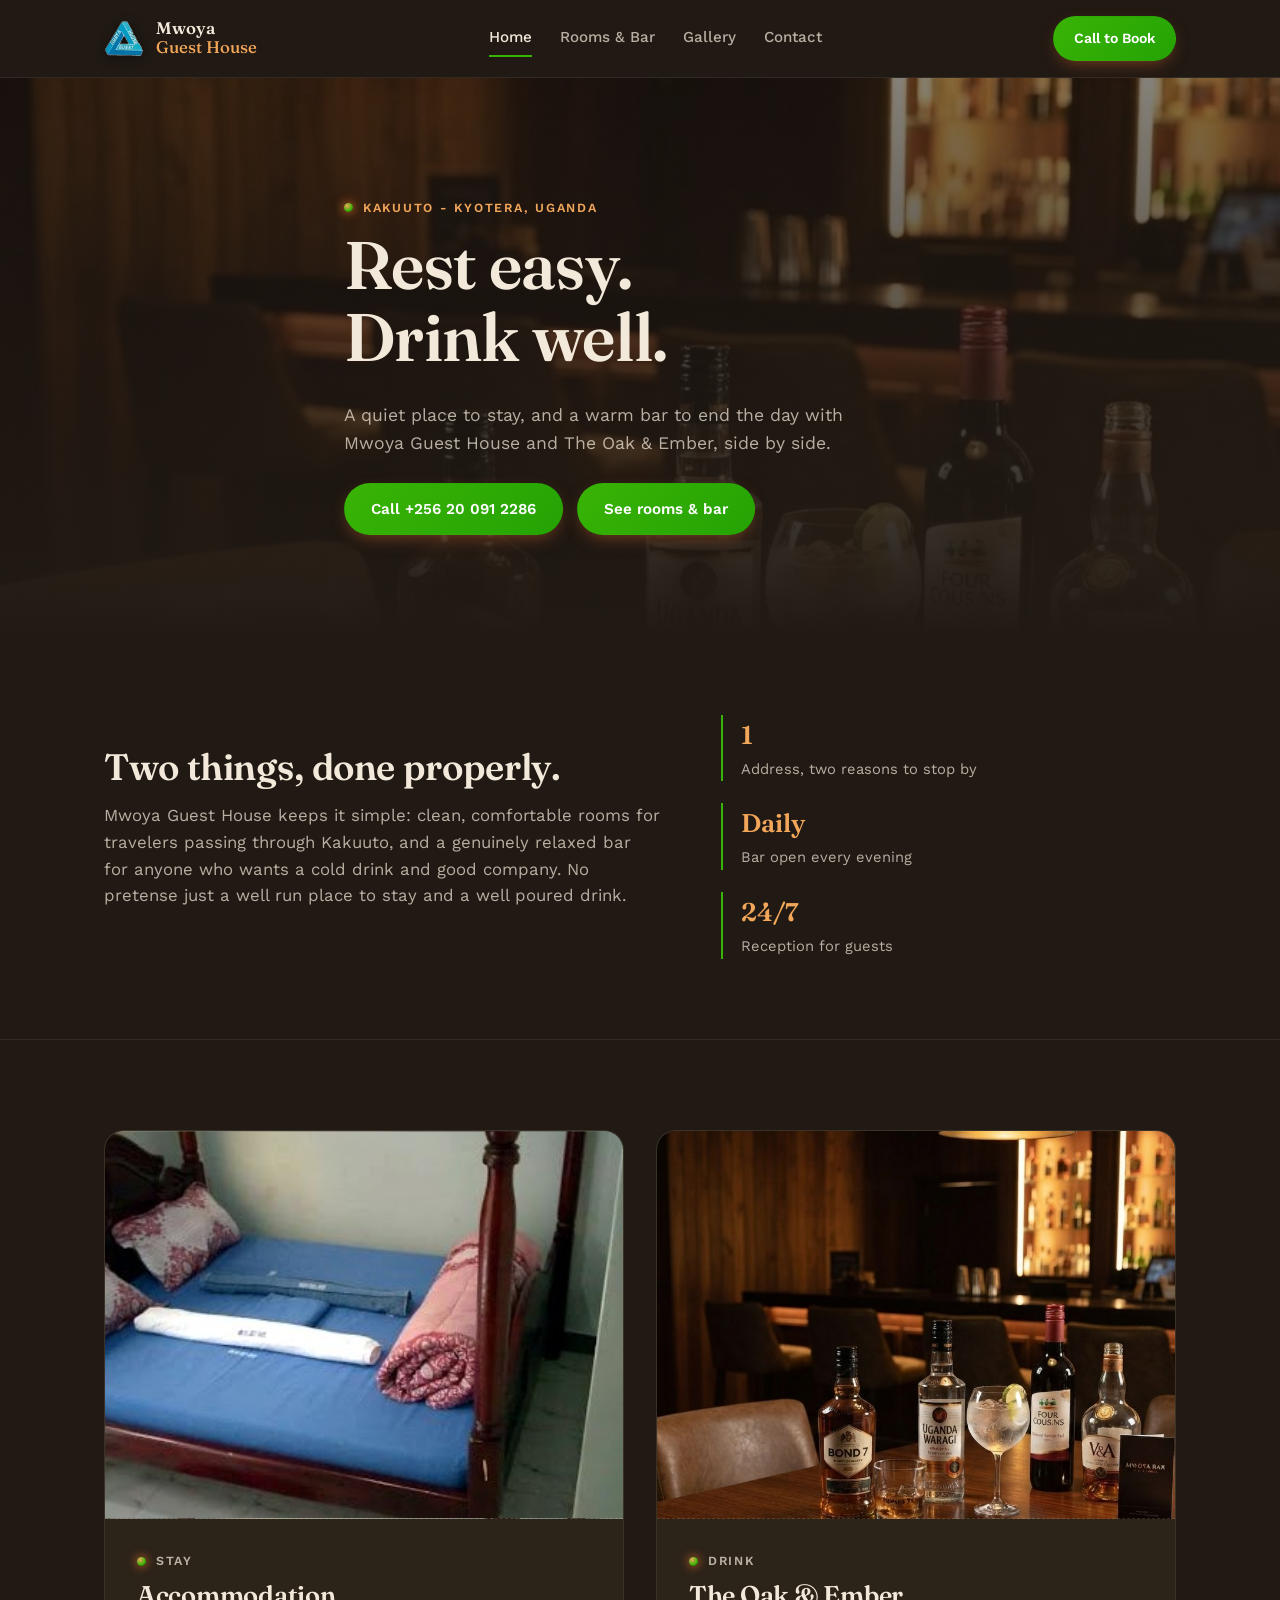
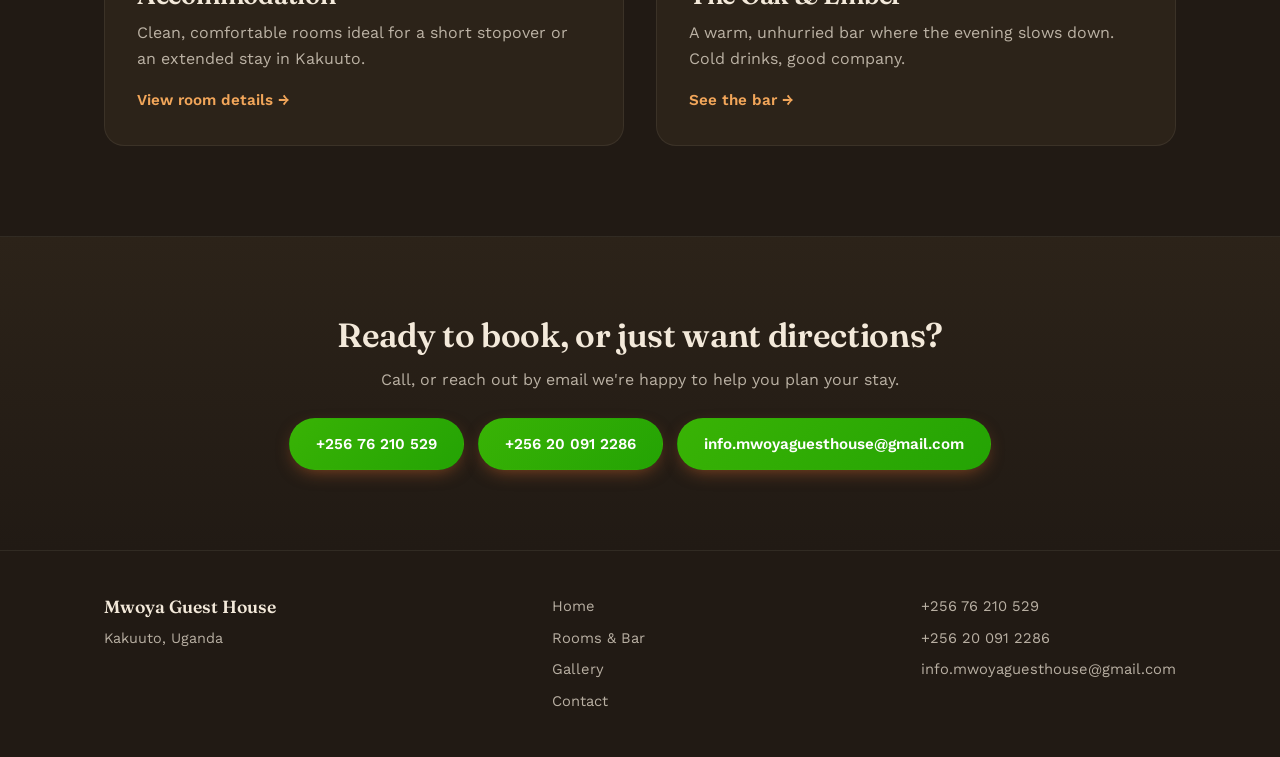
<file: index.html>
<!DOCTYPE html>
<html lang="en">
<head>
<meta charset="UTF-8">
<meta name="viewport" content="width=device-width, initial-scale=1.0">
<title>Mwoya Guest House &amp; The Oak &amp; Ember Bar Kakuuto, Uganda</title>
<meta name="description" content="Comfortable rooms and a warm bar experience in Kakuuto, Uganda. Book a room or stop by The Oak & Ember bar.">
<link rel="preconnect" href="https://fonts.googleapis.com">
<link rel="preconnect" href="https://fonts.gstatic.com" crossorigin>
<link href="https://fonts.googleapis.com/css2?family=Fraunces:opsz,wght@9..144,400;9..144,500;9..144,600;9..144,700&family=Work+Sans:wght@400;500;600&display=swap" rel="stylesheet">
<link rel="icon" href="images/favicon.png" type="image/png">
<link rel="stylesheet" href="style.css">
</head>
<body>

<header class="site-header">
  <div class="wrap header-inner">
    <a class="brand" href="index.html">
      <span class="brand-mark"><img src="images/logo.png" alt="Mwoya Guest House logo"></span>
      <span class="brand-text">Mwoya<br><em>Guest House</em></span>
    </a>
    <nav class="main-nav" aria-label="Primary">
      <a href="index.html" class="active">Home</a>
      <a href="services.html">Rooms &amp; Bar</a>
      <a href="gallery.html">Gallery</a>
      <a href="contact.html">Contact</a>
    </nav>
    <a class="btn btn-ember nav-cta" href="tel:+256200912286">Call to Book</a>
  </div>
</header>

<main>
  <!-- HERO -->
  <section class="hero">
    <div class="hero-media" id="hero-photo" style="background-image:url('images/bar.jpg'); background-size:cover; background-position:center;">
    </div>
    <div class="wrap hero-content">
      <p class="eyebrow">Kakuuto - Kyotera, Uganda</p>
      <h1>Rest easy.<br>Drink well.</h1>
      <p class="hero-sub">A quiet place to stay, and a warm bar to end the day with  Mwoya Guest House and The Oak &amp; Ember, side by side.</p>
      <div class="hero-actions">
        <a class="btn btn-ember" href="tel: +256200912286">Call +256 20 091 2286</a>
        <a class="btn btn-ember" href="services.html">See rooms &amp; bar</a>
      </div>
    </div>
  </section>

  <!-- INTRO STRIP -->
  <section class="intro">
    <div class="wrap intro-grid">
      <div class="intro-copy">
        <h2>Two things, done properly.</h2>
        <p>Mwoya Guest House keeps it simple: clean, comfortable rooms for travelers passing through Kakuuto, and a genuinely relaxed bar for anyone who wants a cold drink and good company. No pretense just a well run place to stay and a well poured drink.</p>
      </div>
      <div class="intro-stats">
        <div class="stat">
          <span class="stat-num">1</span>
          <span class="stat-label">Address, two reasons to stop by</span>
        </div>
        <div class="stat">
          <span class="stat-num">Daily</span>
          <span class="stat-label">Bar open every evening</span>
        </div>
        <div class="stat">
          <span class="stat-num">24/7</span>
          <span class="stat-label">Reception for guests</span>
        </div>
      </div>
    </div>
  </section>

  <!-- TWO PILLARS -->
  <section class="pillars">
    <div class="wrap pillars-grid">
      <article class="pillar-card">
        <div class="pillar-media" id="room-photo" style="background-image:url('images/room-bed-1.jpg'); background-size:cover; background-position:center;">
        </div>
        <div class="pillar-body">
          <p class="eyebrow">Stay</p>
          <h3>Accommodation</h3>
          <p>Clean, comfortable rooms  ideal for a short stopover or an extended stay in Kakuuto.</p>
          <a class="text-link" href="services.html#rooms">View room details →</a>
        </div>
      </article>
      <article class="pillar-card">
        <div class="pillar-media" id="bar-photo" style="background-image:url('images/bar.jpg'); background-size:cover; background-position:center;">
        </div>
        <div class="pillar-body">
          <p class="eyebrow">Drink</p>
          <h3>The Oak &amp; Ember</h3>
          <p>A warm, unhurried bar where the evening slows down. Cold drinks, good company.</p>
          <a class="text-link" href="services.html#bar">See the bar →</a>
        </div>
      </article>
    </div>
  </section>

  <!-- CONTACT CTA -->
  <section class="cta-band">
    <div class="wrap cta-inner">
      <h2>Ready to book, or just want directions?</h2>
      <p>Call, or reach out by email  we're happy to help you plan your stay.</p>
      <div class="hero-actions">
        <a class="btn btn-ember" href="+25676210529">+256 76 210 529</a>
        <a class="btn btn-ember" href="tel:+256200912286">+256 20 091 2286</a>
        <a class="btn btn-ember" href="mailto:info.mwoyaguesthouse@gmail.com">info.mwoyaguesthouse@gmail.com</a>
      </div>
    </div>
  </section>
</main>

<footer class="site-footer">
  <div class="wrap footer-inner">
    <div>
      <span class="brand-text small">Mwoya Guest House</span>
      <p>Kakuuto, Uganda</p>
    </div>
    <div class="footer-links">
      <a href="index.html">Home</a>
      <a href="services.html">Rooms &amp; Bar</a>
      <a href="gallery.html">Gallery</a>
      <a href="contact.html">Contact</a>
    </div>
    <div class="footer-contact">
      <a href="+25676210529">+256 76 210 529</a>
      <a href="tel:+256200912286">+256 20 091 2286</a>
      <a href="mailto:info.mwoyaguesthouse@gmail.com">info.mwoyaguesthouse@gmail.com</a>
    </div>
  </div>
</footer>

</body>
</html>
</file>
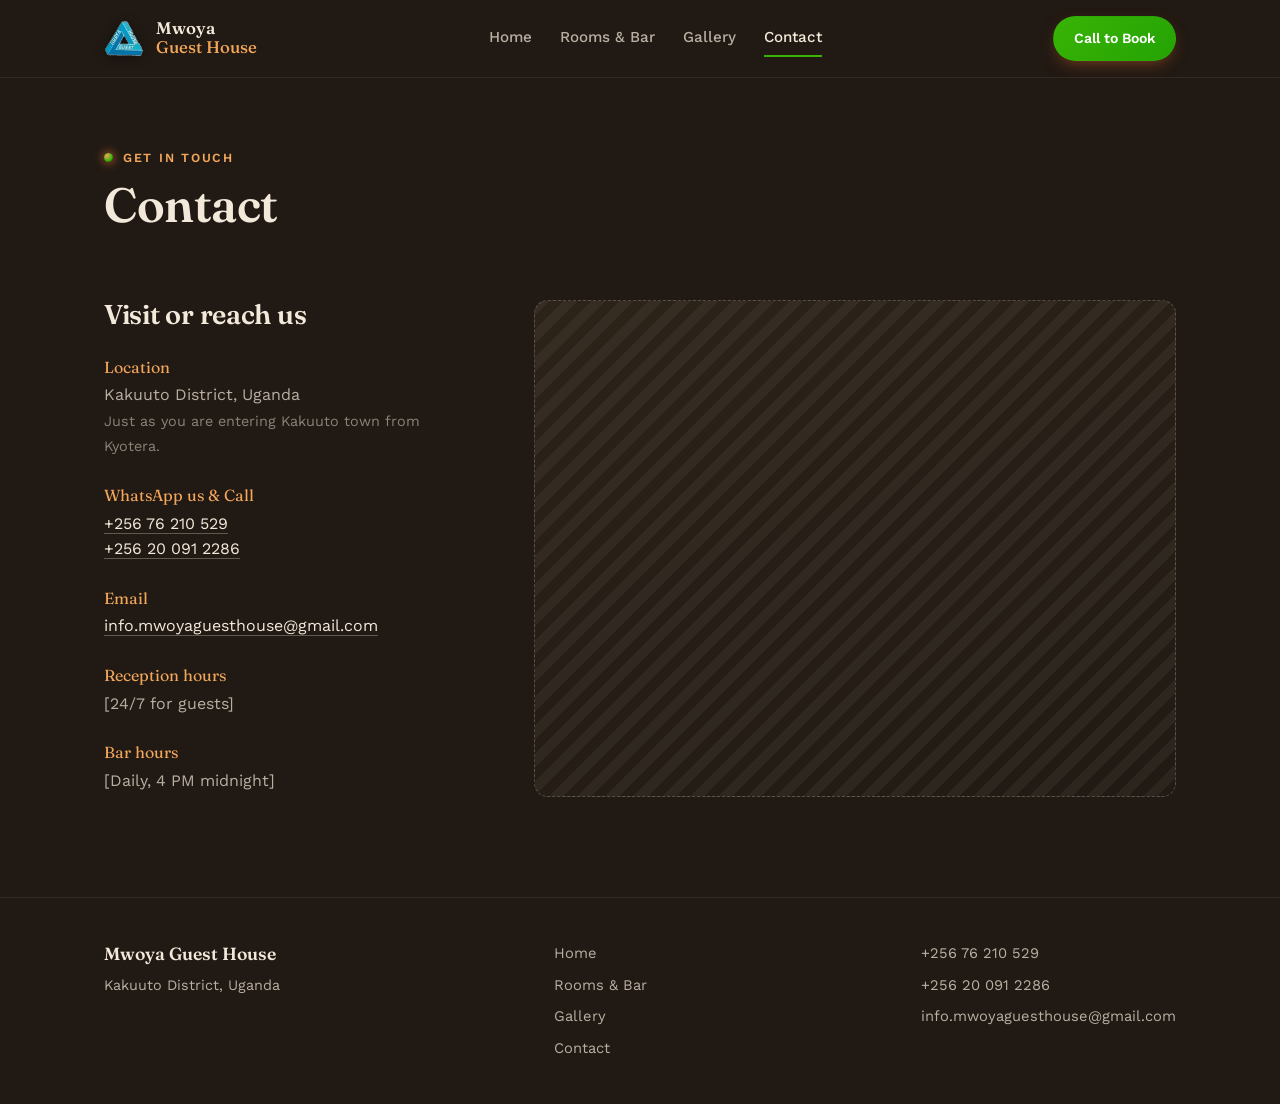
<file: contact.html>
<!DOCTYPE html>
<html lang="en">
<head>
<meta charset="UTF-8">
<meta name="viewport" content="width=device-width, initial-scale=1.0">
<title>Contact; Mwoya Guest House</title>
<meta name="description" content="Contact Mwoya Guest House and The Oak & Ember bar, Kakuuto, Uganda.">
<link rel="preconnect" href="https://fonts.googleapis.com">
<link rel="preconnect" href="https://fonts.gstatic.com" crossorigin>
<link href="https://fonts.googleapis.com/css2?family=Fraunces:opsz,wght@9..144,400;9..144,500;9..144,600;9..144,700&family=Work+Sans:wght@400;500;600&display=swap" rel="stylesheet">
<link rel="icon" href="images/favicon.png" type="image/png">
<link rel="stylesheet" href="style.css">
</head>
<body>

<header class="site-header">
  <div class="wrap header-inner">
    <a class="brand" href="index.html">
      <span class="brand-mark"><img src="images/logo.png" alt="Mwoya Guest House logo"></span>
      <span class="brand-text">Mwoya<br><em>Guest House</em></span>
    </a>
    <nav class="main-nav" aria-label="Primary">
      <a href="index.html">Home</a>
      <a href="services.html">Rooms &amp; Bar</a>
      <a href="gallery.html">Gallery</a>
      <a href="contact.html" class="active">Contact</a>
    </nav>
    <a class="btn btn-ember nav-cta" href="tel:+256200912286">Call to Book</a>
  </div>
</header>

<main>
  <section class="page-header">
    <div class="wrap">
      <p class="eyebrow">Get in touch</p>
      <h1>Contact</h1>
    </div>
  </section>

  <section class="contact-section">
    <div class="wrap contact-grid">
      <div class="contact-info">
        <h2>Visit or reach us</h2>
        <dl class="contact-list">
          <div>
            <dt>Location</dt>
            <dd>Kakuuto District, Uganda<br><span class="muted"> Just as you are entering Kakuuto town from Kyotera. </span></dd>
          </div>
          <div>
            <dt>WhatsApp us &amp; Call</dt>
            <dd><a href="+25676210529"> +256 76 210 529</a></dd>
            <dd><a href="tel:+256200912286">+256 20 091 2286</a></dd>
          </div>
          <div>
            <dt>Email</dt>
            <dd><a href="mailto:info.mwoyaguesthouse@gmail.com">info.mwoyaguesthouse@gmail.com</a></dd>
          </div>
          <div>
            <dt>Reception hours</dt>
            <dd>[24/7 for guests]</dd>
          </div>
          <div>
            <dt>Bar hours</dt>
            <dd>[Daily, 4 PM  midnight]</dd>
          </div>
        </dl>
      </div>
      <div class="contact-map" id="map-placeholder">
        <span class="placeholder-label"><iframe src="https://www.google.com/maps/embed?pb=!1m18!1m12!1m3!1d3989.358522065277!2d31.498077000000006!3d-0.8698591!2m3!1f0!2f0!3f0!3m2!1i1024!2i768!4f13.1!3m3!1m2!1s0x19d9e5a0cd84a4fd%3A0x86dfa4c99ffb35ef!2sMwoya%20Guest%20House%20(BAR%20and%20ACCOMODATION)!5e0!3m2!1sen!2sug!4v1783586946894!5m2!1sen!2sug" width="600" height="450" style="border:0;" allowfullscreen="" loading="lazy" referrerpolicy="strict-origin-when-cross-origin"></iframe></span>
      </div>
    </div>
  </section>
</main>

<footer class="site-footer">
  <div class="wrap footer-inner">
    <div>
      <span class="brand-text small">Mwoya Guest House</span>
      <p>Kakuuto District, Uganda</p>
    </div>
    <div class="footer-links">
      <a href="index.html">Home</a>
      <a href="services.html">Rooms &amp; Bar</a>
      <a href="gallery.html">Gallery</a>
      <a href="contact.html">Contact</a>
    </div>
    <div class="footer-contact">
      <a href="+25676210529">+256 76 210 529</a>
      <a href="tel:+256200912286">+256 20 091 2286</a>
      <a href="mailto:info.mwoyaguesthouse@gmail.com">info.mwoyaguesthouse@gmail.com</a>
    </div>
  </div>
</footer>

</body>
</html>
</file>
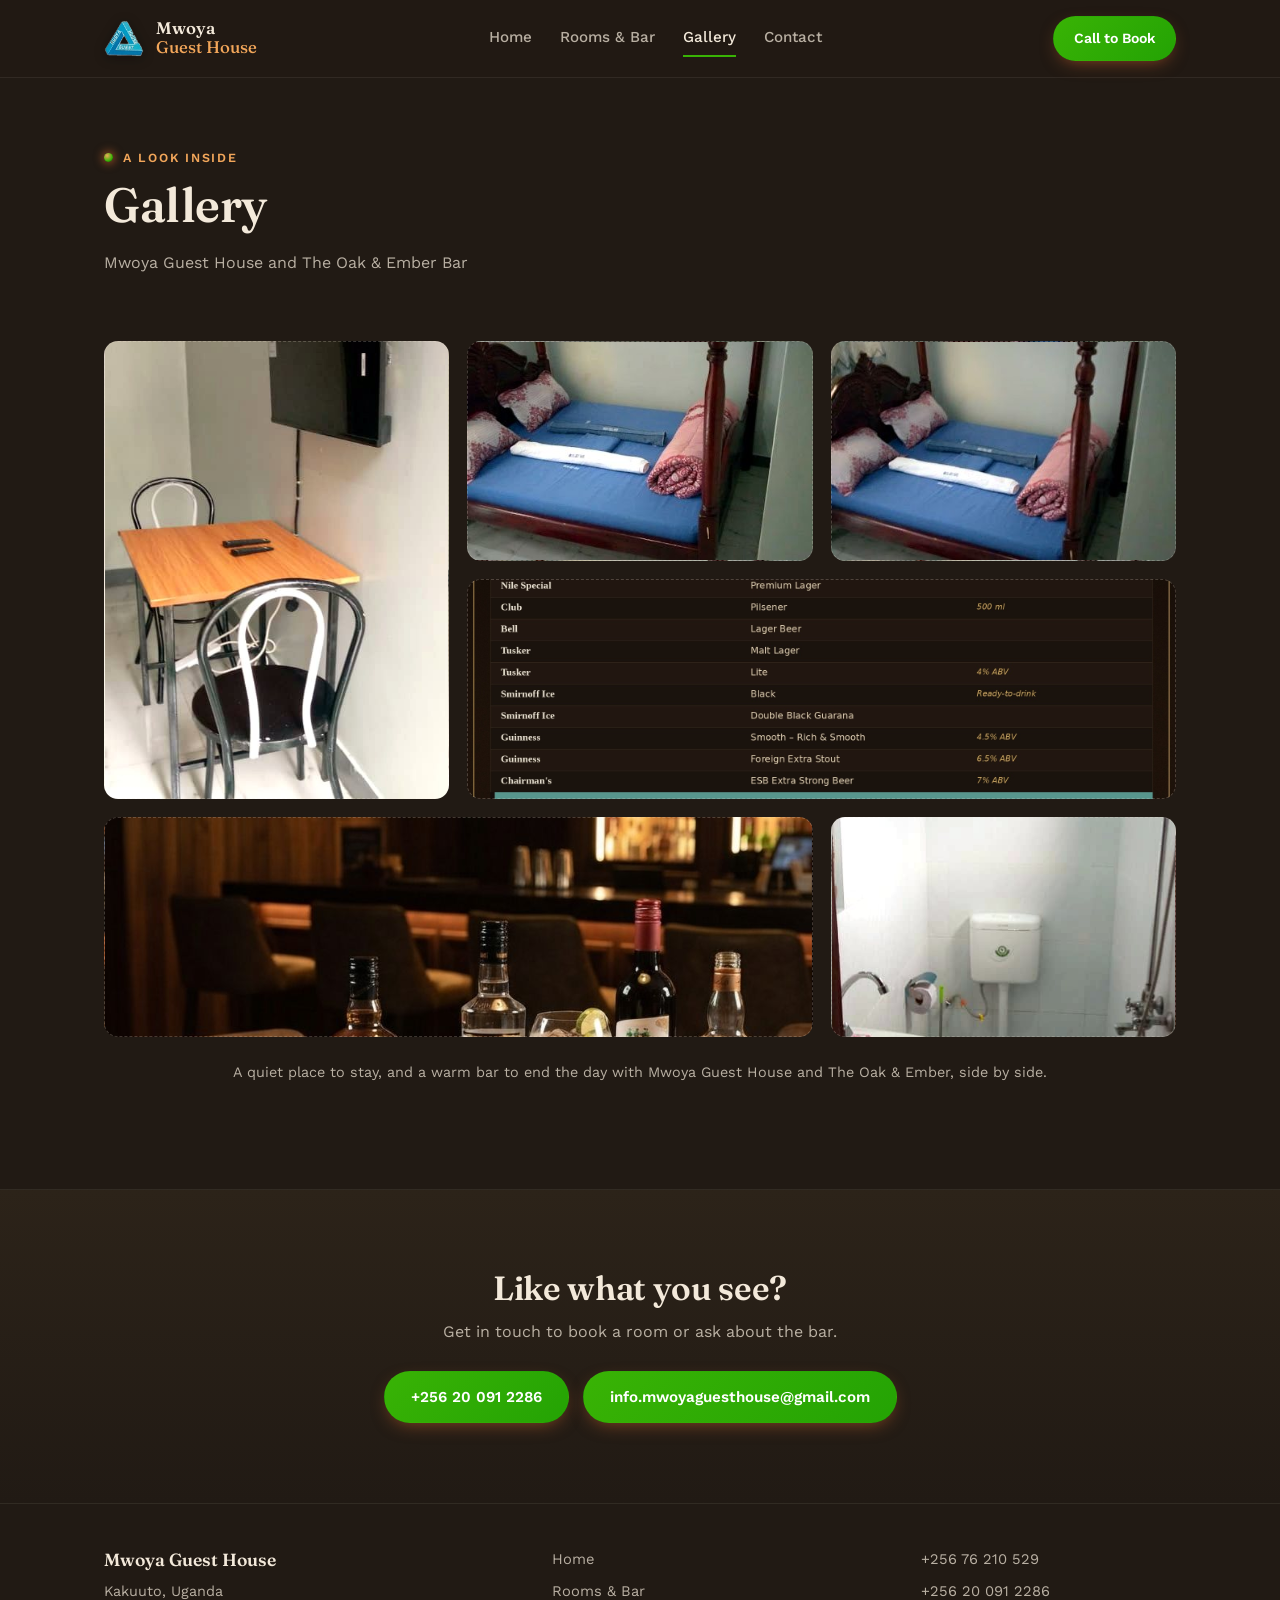
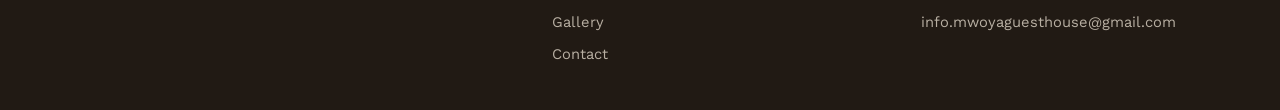
<file: gallery.html>
<!DOCTYPE html>
<html lang="en">
<head>
<meta charset="UTF-8">
<meta name="viewport" content="width=device-width, initial-scale=1.0">
<title>Gallery; Mwoya Guest House</title>
<meta name="description" content="Photos of Mwoya Guest House and The Oak & Ember bar, Kakuuto, Uganda.">
<link rel="preconnect" href="https://fonts.googleapis.com">
<link rel="preconnect" href="https://fonts.gstatic.com" crossorigin>
<link href="https://fonts.googleapis.com/css2?family=Fraunces:opsz,wght@9..144,400;9..144,500;9..144,600;9..144,700&family=Work+Sans:wght@400;500;600&display=swap" rel="stylesheet">
<link rel="icon" href="images/favicon.png" type="image/png">
<link rel="stylesheet" href="style.css">
</head>
<body>

<header class="site-header">
  <div class="wrap header-inner">
    <a class="brand" href="index.html">
      <span class="brand-mark"><img src="images/logo.png" alt="Mwoya Guest House logo"></span>
      <span class="brand-text">Mwoya<br><em>Guest House</em></span>
    </a>
    <nav class="main-nav" aria-label="Primary">
      <a href="index.html">Home</a>
      <a href="services.html">Rooms &amp; Bar</a>
      <a href="gallery.html" class="active">Gallery</a>
      <a href="contact.html">Contact</a>
    </nav>
    <a class="btn btn-ember nav-cta" href="tel:+256200912286">Call to Book</a>
  </div>
</header>

<main>
  <section class="page-header">
    <div class="wrap">
      <p class="eyebrow">A look inside</p>
      <h1>Gallery</h1>
      <p class="page-header-sub">Mwoya Guest House and The Oak &amp; Ember Bar</p>
    </div>
  </section>

  <section class="gallery-section">
    <div class="wrap gallery-grid">
      <div class="gallery-item gallery-item-tall" id="g1" style="background-image:url('images/room-tv-area.jpg'); background-size:cover; background-position:center;"></div>
      <div class="gallery-item" id="g2" style="background-image:url('images/room-bed-1.jpg'); background-size:cover; background-position:center;"></div>
      <div class="gallery-item" id="g3" style="background-image:url('images/room-bed-2.jpg'); background-size:cover; background-position:center;"></div>
      <div class="gallery-item gallery-item-wide" id="g5" style="background-image:url('images/menu.jpg'); background-size:cover; background-position:center;"></div>
      <div class="gallery-item gallery-item-wide" id="g5"style="background-image:url('images/bar.jpg'); background-size:cover; background-position:center;"></div>
      <div class="gallery-item" id="g6"style="background-image:url('images/bathroom.jpg'); background-size:cover; background-position:center;"></div>
    </div>
    <p class="gallery-note">A quiet place to stay, and a warm bar to end the day with  Mwoya Guest House and The Oak &amp; Ember, side by side.</p>
  </section>

  <section class="cta-band">
    <div class="wrap cta-inner">
      <h2>Like what you see?</h2>
      <p>Get in touch to book a room or ask about the bar.</p>
      <div class="hero-actions">
        <a class="btn btn-ember" href="tel:+256200912286">+256 20 091 2286</a>
        <a class="btn btn-ember" href="mailto:info.mwoyaguesthouse@gmail.com">info.mwoyaguesthouse@gmail.com</a>
      </div>
    </div>
  </section>
</main>

<footer class="site-footer">
  <div class="wrap footer-inner">
    <div>
      <span class="brand-text small">Mwoya Guest House</span>
      <p>Kakuuto, Uganda</p>
    </div>
    <div class="footer-links">
      <a href="index.html">Home</a>
      <a href="services.html">Rooms &amp; Bar</a>
      <a href="gallery.html">Gallery</a>
      <a href="contact.html">Contact</a>
    </div>
    <div class="footer-contact">
      <a href="+25676210529">+256 76 210 529</a>
      <a href="tel:+256200912286">+256 20 091 2286</a>
      <a href="mailto:info.mwoyaguesthouse@gmail.com">info.mwoyaguesthouse@gmail.com</a>
    </div>
  </div>
</footer>

</body>
</html>
</file>
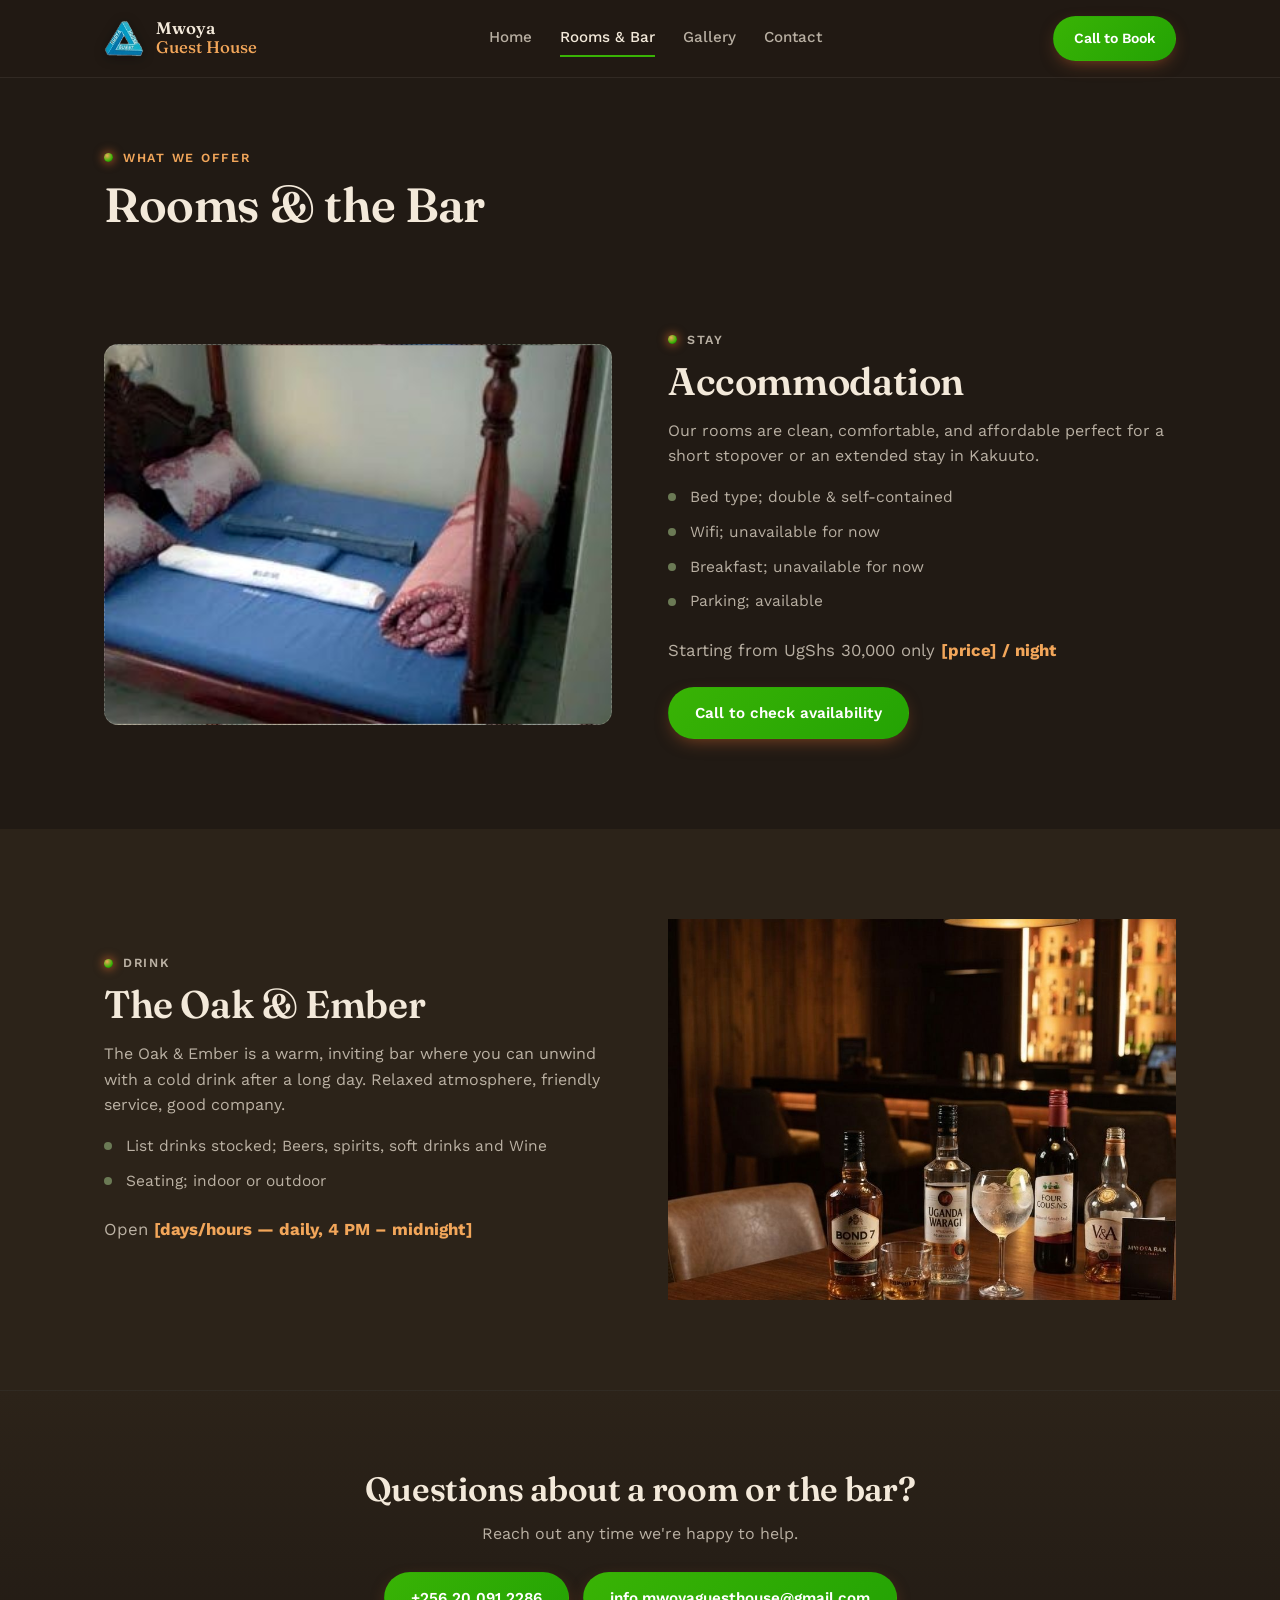
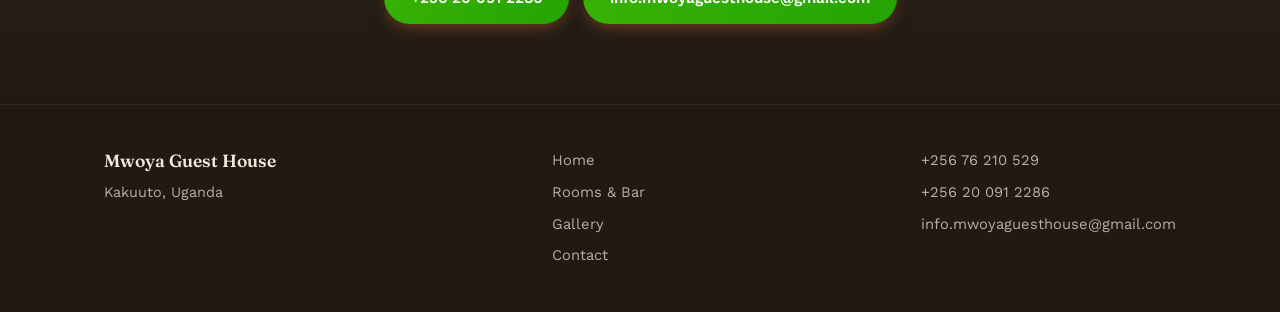
<file: services.html>
<!DOCTYPE html>
<html lang="en">
<head>
<meta charset="UTF-8">
<meta name="viewport" content="width=device-width, initial-scale=1.0">
<title>Rooms &amp; Bar Mwoya Guest House</title>
<meta name="description" content="Room details and bar menu at Mwoya Guest House and The Oak & Ember, Kakuuto, Uganda.">
<link rel="preconnect" href="https://fonts.googleapis.com">
<link rel="preconnect" href="https://fonts.gstatic.com" crossorigin>
<link href="https://fonts.googleapis.com/css2?family=Fraunces:opsz,wght@9..144,400;9..144,500;9..144,600;9..144,700&family=Work+Sans:wght@400;500;600&display=swap" rel="stylesheet">
<link rel="icon" href="images/favicon.png" type="image/png">
<link rel="stylesheet" href="style.css">
</head>
<body>

<header class="site-header">
  <div class="wrap header-inner">
    <a class="brand" href="index.html">
      <span class="brand-mark"><img src="images/logo.png" alt="Mwoya Guest House logo"></span>
      <span class="brand-text">Mwoya<br><em>Guest House</em></span>
    </a>
    <nav class="main-nav" aria-label="Primary">
      <a href="index.html">Home</a>
      <a href="services.html" class="active">Rooms &amp; Bar</a>
      <a href="gallery.html">Gallery</a>
      <a href="contact.html">Contact</a>
    </nav>
    <a class="btn btn-ember nav-cta" href="tel:+256200912286">Call to Book</a>
  </div>
</header>

<main>
  <section class="page-header">
    <div class="wrap">
      <p class="eyebrow">What we offer</p>
      <h1>Rooms &amp; the Bar</h1>
    </div>
  </section>

  <!-- ROOMS -->
  <section class="detail-section" id="rooms">
    <div class="wrap detail-grid">
      <div class="detail-media" id="room-photo-2" style="background-image:url('images/room-bed-2.jpg'); background-size:cover; background-position:center;">
      </div>
      <div class="detail-copy">
        <p class="eyebrow">Stay</p>
        <h2>Accommodation</h2>
        <p>Our rooms are clean, comfortable, and affordable perfect for a short stopover or an extended stay in Kakuuto.</p>
        <ul class="feature-list">
          <li>Bed type; double & self-contained</li>
          <li>Wifi; unavailable for now </li>
          <li>Breakfast; unavailable for now </li>
          <li>Parking;  available</li>
        </ul>
        <p class="price-line">Starting from UgShs 30,000 only <strong>[price] / night</strong></p>
        <a class="btn btn-ember" href="tel:+256200912286">Call to check availability</a>
      </div>
    </div>
  </section>

  <!-- BAR -->
  <section class="detail-section detail-section-alt" id="bar">
    <div class="wrap detail-grid detail-grid-reverse">
      <div class="detail-copy">
        <p class="eyebrow">Drink</p>
        <h2>The Oak &amp; Ember</h2>
        <p>The Oak &amp; Ember is a warm, inviting bar where you can unwind with a cold drink after a long day. Relaxed atmosphere, friendly service, good company.</p>
        <ul class="feature-list">
          <li>List drinks stocked;  Beers, spirits, soft drinks and Wine</li>
          <li>Seating; indoor or outdoor</li>
        </ul>
        <p class="price-line">Open <strong>[days/hours — daily, 4 PM – midnight]</strong></p>
      </div>
      <div class="detail-media detail-media-ember">
        <div class="detail-media" id="menu.jpg" style="background-image:url('images/bar.jpg'); background-size:cover; background-position:center;">
      </div>
    </div>
  </section>

  <section class="cta-band">
    <div class="wrap cta-inner">
      <h2>Questions about a room or the bar?</h2>
      <p>Reach out any time  we're happy to help.</p>
      <div class="hero-actions">
        <a class="btn btn-ember" href="tel:+256200912286">+256 20 091 2286</a>
        <a class="btn btn-ember" href="mailto:info.mwoyaguesthouse@gmail.com">info.mwoyaguesthouse@gmail.com</a>
      </div>
    </div>
  </section>
</main>

<footer class="site-footer">
  <div class="wrap footer-inner">
    <div>
      <span class="brand-text small">Mwoya Guest House</span>
      <p>Kakuuto, Uganda</p>
    </div>
    <div class="footer-links">
      <a href="index.html">Home</a>
      <a href="services.html">Rooms &amp; Bar</a>
      <a href="gallery.html">Gallery</a>
      <a href="contact.html">Contact</a>
    </div>
    <div class="footer-contact">
      <a href="+25676210529">+256 76 210 529</a>
      <a href="tel:+256200912286">+256 20 091 2286</a>
      <a href="mailto:info.mwoyaguesthouse@gmail.com">info.mwoyaguesthouse@gmail.com</a>
    </div>
  </div>
</footer>

</body>
</html>
</file>
<file: style.css>
/* ============================================================
   MWOYA GUEST HOUSE — design tokens
   Palette:
     --oak-900  #211A14  deep oak bark (background)
     --oak-800  #2C2319  panel background
     --oak-700  #4A3A29  wood mid-tone (borders/rules)
     --ember    #E36F30  ember glow accent
     --ember-2  #F2A65A  ember highlight (gradient end)
     --moss     #6B7A55  Ugandan hillside green (secondary accent)
     --cream    #F3E9DA  primary text on dark
     --cream-70 rgba(243,233,218,.7) muted text
   Type:
     Display: 'Fraunces' (warm, literary serif — carries the "guest house" warmth)
     Body/UI: 'Work Sans' (clean, humanist, legible at small sizes)
   Signature element:
     The "ember" glow — a small radial-gradient dot that appears beside
     eyebrows and section markers, echoing "The Oak & Ember" name directly.
   ============================================================ */

:root{
  --oak-900:#211A14;
  --oak-800:#2C2319;
  --oak-700:#4A3A29;
  --ember:#39b305;
  --ember-2:#F2A65A;
  --moss:#6B7A55;
  --cream:#F3E9DA;
  --cream-70:rgba(243,233,218,.72);
  --radius:14px;
}

*,*::before,*::after{box-sizing:border-box;}
html{scroll-behavior:smooth;}
body{
  margin:0;
  background:var(--oak-900);
  color:var(--cream);
  font-family:'Work Sans', sans-serif;
  font-size:16px;
  line-height:1.6;
  -webkit-font-smoothing:antialiased;
}
h1,h2,h3{
  font-family:'Fraunces', serif;
  font-weight:600;
  line-height:1.08;
  margin:0 0 .4em;
  letter-spacing:-0.01em;
}
p{margin:0 0 1em;}
a{color:inherit;}
img{max-width:100%;display:block;}
.wrap{max-width:1120px;margin:0 auto;padding:0 24px;}

/* reduced motion */
@media (prefers-reduced-motion: reduce){
  *{animation:none !important; transition:none !important;}
}

/* ---------- eyebrow / ember signature ---------- */
.eyebrow{
  display:flex;
  align-items:center;
  gap:10px;
  font-family:'Work Sans', sans-serif;
  font-size:.78rem;
  letter-spacing:.14em;
  text-transform:uppercase;
  color:var(--ember-2);
  margin:0 0 .9em;
  font-weight:600;
}
.eyebrow::before{
  content:"";
  width:9px;height:9px;border-radius:50%;
  background:radial-gradient(circle at 35% 30%, var(--ember-2), var(--ember) 60%, transparent 100%);
  box-shadow:0 0 8px 2px rgba(227,111,48,.55);
  flex-shrink:0;
}

/* ---------- buttons ---------- */
.btn{
  display:inline-flex;
  align-items:center;
  gap:8px;
  padding:13px 26px;
  border-radius:999px;
  font-family:'Work Sans', sans-serif;
  font-weight:600;
  font-size:.95rem;
  text-decoration:none;
  transition:transform .15s ease, box-shadow .15s ease, background .15s ease;
  border:1px solid transparent;
}
.btn:focus-visible{outline:2px solid var(--ember-2); outline-offset:3px;}
.btn-ember{
  background:linear-gradient(135deg, var(--ember), #24a304);
  color:#fff;
  box-shadow:0 6px 18px -6px rgba(227,111,48,.55);
}
.btn-ember:hover{transform:translateY(-1px); box-shadow:0 10px 22px -6px rgba(227,111,48,.7);}
.btn-ghost{
  background:transparent;
  border-color:rgba(243,233,218,.35);
  color:var(--cream);
}
.btn-ghost:hover{border-color:var(--cream); background:rgba(243,233,218,.06);}
.text-link{
  color:var(--ember-2);
  text-decoration:none;
  font-weight:600;
  font-size:.95rem;
  border-bottom:1px solid transparent;
}
.text-link:hover{border-bottom-color:var(--ember-2);}

/* ---------- header ---------- */
.site-header{
  position:sticky; top:0; z-index:50;
  background:rgba(33,26,20,.88);
  backdrop-filter:blur(8px);
  border-bottom:1px solid rgba(243,233,218,.08);
}
.header-inner{
  display:flex; align-items:center; justify-content:space-between;
  padding:16px 24px;
  gap:20px;
}
.brand{display:flex; align-items:center; gap:12px; text-decoration:none; color:var(--cream);}
.brand-mark{
  width:40px;height:40px;
  flex-shrink:0;
  display:flex; align-items:center; justify-content:center;
  filter:drop-shadow(0 2px 6px rgba(0,0,0,.35));
}
.brand-mark img{width:100%; height:100%; object-fit:contain; display:block;}
.brand-text{font-family:'Fraunces', serif; font-size:1.05rem; line-height:1.15; font-weight:600;}
.brand-text em{font-style:normal; color:var(--ember-2); font-weight:500;}
.brand-text.small{font-size:1.1rem;}
.main-nav{display:flex; gap:28px;}
.main-nav a{
  text-decoration:none; color:var(--cream-70); font-size:.95rem; font-weight:500;
  padding:6px 0; border-bottom:2px solid transparent;
}
.main-nav a:hover, .main-nav a.active{color:var(--cream); border-bottom-color:var(--ember);}
.nav-cta{padding:10px 20px; font-size:.88rem;}

@media (max-width:820px){
  .main-nav{display:none;}
  .nav-cta{padding:9px 16px; font-size:.82rem;}
}

/* ---------- placeholder media blocks ---------- */
.placeholder-label{
  color:rgba(243,233,218,.55);
  font-size:.85rem;
  text-align:center;
  line-height:1.5;
  padding:20px;
  font-family:'Work Sans', sans-serif;
}
.placeholder-label small{opacity:.7; font-size:.78rem;}
[id^="hero-photo"],[id^="room-photo"],[id^="bar-photo"],[id^="g"],[id^="map-placeholder"]{
  display:flex; align-items:center; justify-content:center;
  background:
    repeating-linear-gradient(135deg, rgba(243,233,218,.05) 0 10px, transparent 10px 20px),
    linear-gradient(160deg, var(--oak-800), var(--oak-900));
  border:1px dashed rgba(243,233,218,.22);
  border-radius:var(--radius);
}

/* ---------- hero ---------- */
.hero{position:relative; overflow:hidden;}
.hero-media{
  position:absolute; inset:0;
  margin:0; border-radius:0; border:none;
}
.hero-content{
  position:relative; z-index:2;
  padding:120px 24px 100px;
  max-width:640px;
}
.hero::after{
  content:"";
  position:absolute; inset:0;
  background:linear-gradient(180deg, rgba(33,26,20,.55) 0%, rgba(33,26,20,.88) 78%, var(--oak-900) 100%);
  z-index:1;
}
.hero h1{font-size:clamp(2.6rem, 5.5vw, 4.2rem); color:var(--cream);}
.hero-sub{font-size:1.1rem; color:var(--cream-70); max-width:520px;}
.hero-actions{display:flex; gap:14px; flex-wrap:wrap; margin-top:1.6em;}

/* ---------- intro strip ---------- */
.intro{padding:80px 0; border-bottom:1px solid rgba(243,233,218,.08);}
.intro-grid{display:grid; grid-template-columns:1.1fr .9fr; gap:60px; align-items:center;}
.intro-copy h2{font-size:clamp(1.7rem,3vw,2.3rem);}
.intro-copy p{color:var(--cream-70); font-size:1.05rem;}
.intro-stats{display:grid; gap:22px;}
.stat{border-left:2px solid var(--ember); padding-left:18px;}
.stat-num{display:block; font-family:'Fraunces', serif; font-size:1.6rem; color:var(--ember-2); font-weight:600;}
.stat-label{color:var(--cream-70); font-size:.92rem;}
@media (max-width:820px){.intro-grid{grid-template-columns:1fr; gap:36px;}}

/* ---------- pillars ---------- */
.pillars{padding:90px 0;}
.pillars-grid{display:grid; grid-template-columns:1fr 1fr; gap:32px;}
.pillar-card{
  background:var(--oak-800);
  border-radius:20px;
  overflow:hidden;
  border:1px solid rgba(243,233,218,.07);
}
.pillar-media{aspect-ratio:4/3; border-radius:0; border:none; border-bottom:1px dashed rgba(243,233,218,.15);}
.pillar-media-ember{
  background:
    repeating-linear-gradient(135deg, rgba(227,111,48,.08) 0 10px, transparent 10px 20px),
    linear-gradient(160deg, #33241a, var(--oak-900));
}
.pillar-body{padding:32px;}
.pillar-body h3{font-size:1.6rem;}
.pillar-body p{color:var(--cream-70);}
@media (max-width:820px){.pillars-grid{grid-template-columns:1fr;}}

/* ---------- cta band ---------- */
.cta-band{
  padding:80px 0;
  background:linear-gradient(180deg, var(--oak-800), var(--oak-900));
  border-top:1px solid rgba(243,233,218,.08);
  text-align:center;
}
.cta-inner h2{font-size:clamp(1.6rem,3vw,2.1rem);}
.cta-inner p{color:var(--cream-70);}
.cta-inner .hero-actions{justify-content:center;}

/* ---------- page header (inner pages) ---------- */
.page-header{padding:70px 0 30px;}
.page-header h1{font-size:clamp(2.1rem,4vw,3rem);}
.page-header-sub{color:var(--cream-70);}

/* ---------- detail sections (services page) ---------- */
.detail-section{padding:50px 0 90px;}
.detail-section-alt{background:var(--oak-800); padding:90px 0;}
.detail-grid{display:grid; grid-template-columns:1fr 1fr; gap:56px; align-items:center;}
.detail-grid-reverse .detail-media{order:2;}
.detail-media{aspect-ratio:4/3;}
.detail-media-ember{
  background:
    repeating-linear-gradient(135deg, rgba(227,111,48,.08) 0 10px, transparent 10px 20px),
    linear-gradient(160deg, #33241a, var(--oak-900));
}
.detail-copy h2{font-size:clamp(1.8rem,3vw,2.4rem);}
.detail-copy p{color:var(--cream-70);}
.feature-list{list-style:none; padding:0; margin:0 0 1.4em; display:grid; gap:10px;}
.feature-list li{
  color:var(--cream-70);
  padding-left:22px;
  position:relative;
  font-size:.97rem;
}
.feature-list li::before{
  content:"";
  position:absolute; left:0; top:.55em;
  width:8px; height:8px; border-radius:50%;
  background:var(--moss);
}
.price-line{font-size:1.05rem; margin-bottom:1.4em;}
.price-line strong{color:var(--ember-2);}
@media (max-width:820px){
  .detail-grid{grid-template-columns:1fr; gap:32px;}
  .detail-grid-reverse .detail-media{order:0;}
}

/* ---------- gallery ---------- */
.gallery-section{padding:20px 0 90px;}
.gallery-grid{
  display:grid;
  grid-template-columns:repeat(3, 1fr);
  grid-auto-rows:220px;
  gap:18px;
}
.gallery-item-tall{grid-row:span 2;}
.gallery-item-wide{grid-column:span 2;}
.gallery-note{color:var(--cream-70); font-size:.9rem; margin-top:24px; text-align:center;}
@media (max-width:820px){
  .gallery-grid{grid-template-columns:1fr 1fr; grid-auto-rows:180px;}
  .gallery-item-tall{grid-row:span 1;}
  .gallery-item-wide{grid-column:span 2;}
}
@media (max-width:520px){
  .gallery-grid{grid-template-columns:1fr;}
  .gallery-item-wide{grid-column:span 1;}
}

/* ---------- contact ---------- */
.contact-section{padding:20px 0 100px;}
.contact-grid{display:grid; grid-template-columns:1fr 1fr; gap:56px;}
.contact-info h2{font-size:1.7rem;}
.contact-list{display:grid; gap:24px; margin:1.6em 0 0;}
.contact-list dt{font-family:'Fraunces', serif; color:var(--ember-2); font-size:1rem; margin-bottom:2px;}
.contact-list dd{margin:0; color:var(--cream-70);}
.contact-list a{color:var(--cream); text-decoration:none; border-bottom:1px solid rgba(243,233,218,.3);}
.contact-list a:hover{border-bottom-color:var(--cream);}
.muted{color:rgba(243,233,218,.5); font-size:.9rem;}
.contact-map{min-height:340px;}
@media (max-width:820px){.contact-grid{grid-template-columns:1fr; gap:36px;}}

/* ---------- footer ---------- */
.site-footer{padding:44px 0; border-top:1px solid rgba(243,233,218,.08);}
.footer-inner{
  display:flex; flex-wrap:wrap; gap:24px;
  align-items:flex-start; justify-content:space-between;
}
.footer-inner p{color:var(--cream-70); font-size:.9rem; margin:6px 0 0;}
.footer-links, .footer-contact{display:flex; flex-direction:column; gap:8px;}
.footer-links a, .footer-contact a{
  color:var(--cream-70); text-decoration:none; font-size:.92rem;
}
.footer-links a:hover, .footer-contact a:hover{color:var(--cream);}
</file>
